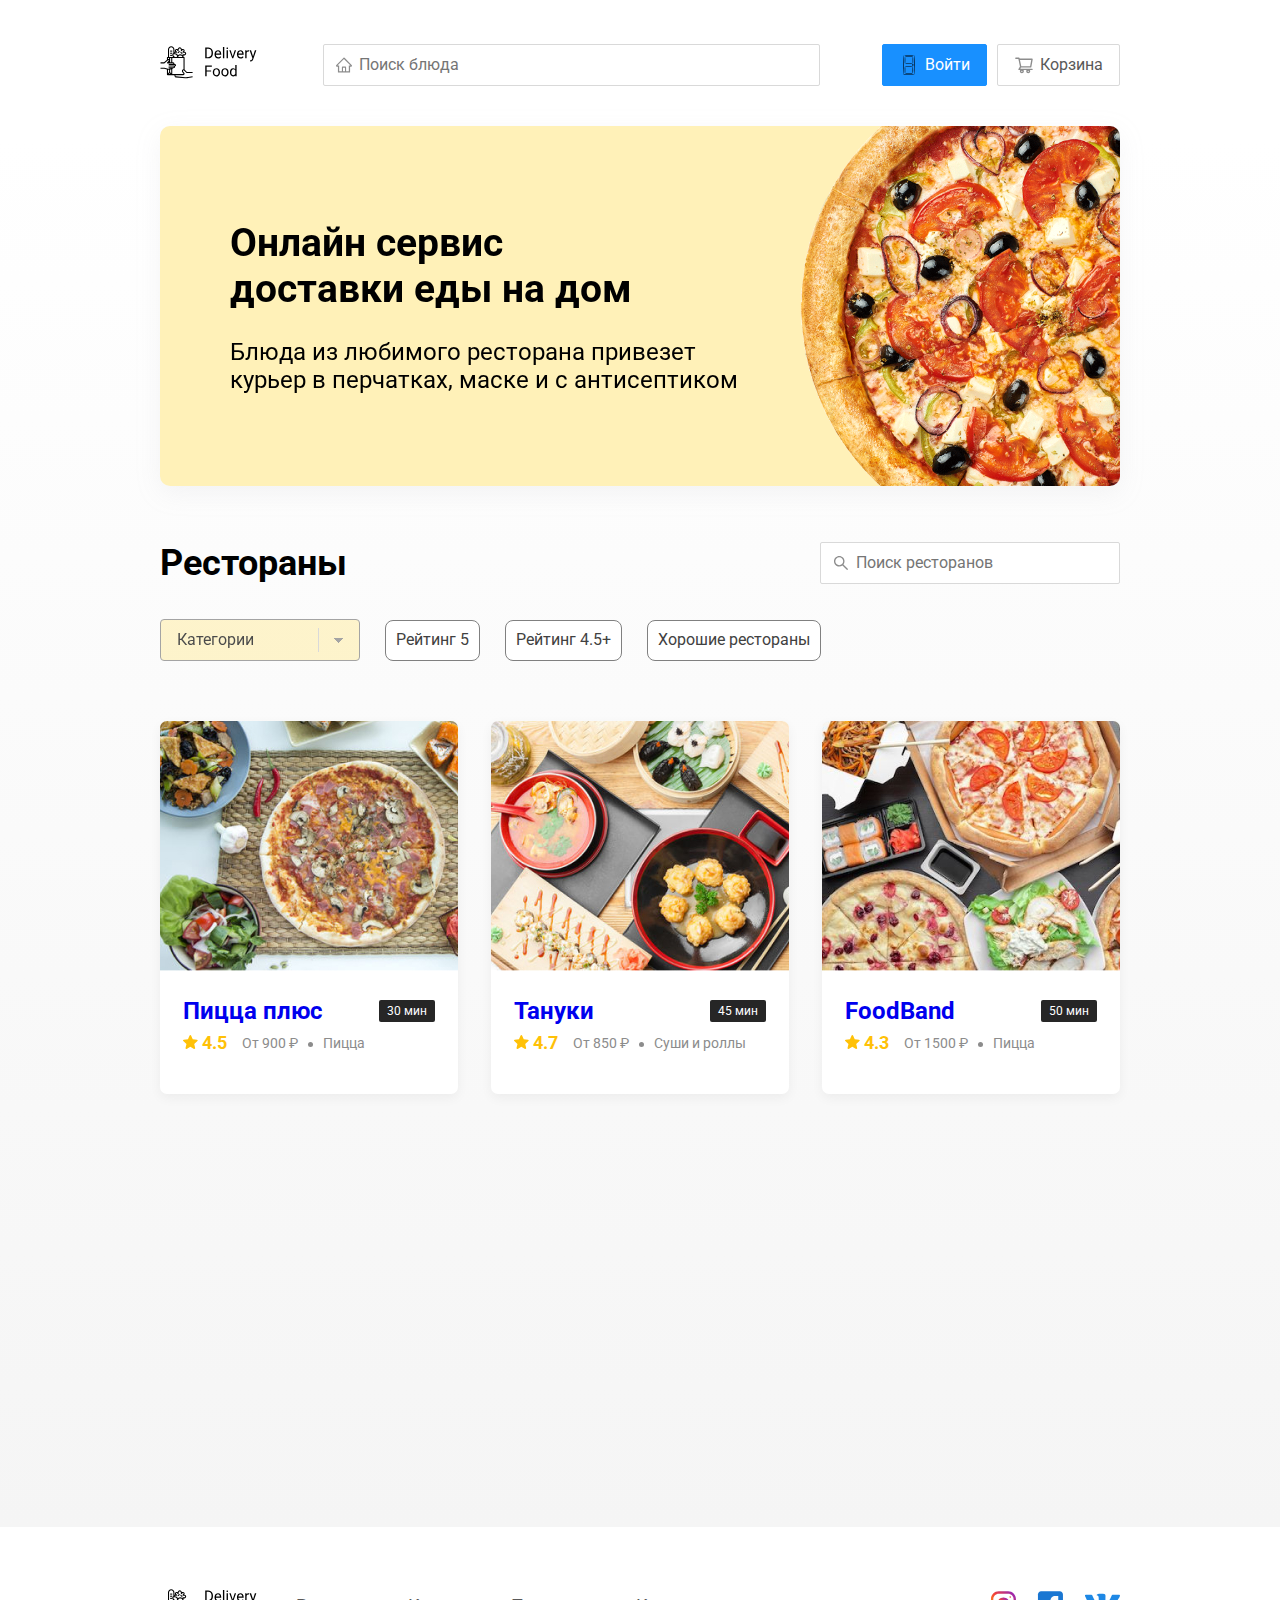
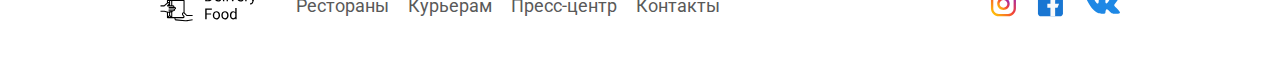
<file: index.html>
<!DOCTYPE html>
<html lang="ru">
<head>
    <meta charset="UTF-8">
    <meta name="viewport" content="width=device-width, initial-scale=1.0">
    <title>Delivery food - доставка еды на дом</title>
    <link rel="stylesheet" href="css/animate.css">
    <link rel="stylesheet" href="css/style.css">
    <link href="https://fonts.googleapis.com/css2?family=Roboto:wght@400;700&display=swap" rel="stylesheet">
    
</head>
<body>
    <div class="container">
        <!-- Шапка сайта -->
    <header class="header">
        <!-- Логотип -->
        <a href="index.html" class="logo"><img src="img/logo.svg" alt="Logo" class="logo animated fadeInRight"></a>
        <form action="" method="get" class="form-address">
            <input name='search' type="text" class="input input-address" placeholder="Поиск блюда">
        </form>
        <div class="buttons">
            <button onclick="window.location.href='authorization.html'" class="button button-primary">
                <img src="img/door-icon.svg" alt="User" class="button-icon">
                <span class="button-text">Войти</span></button>
            <button class="button">
                <img src="img/shopping-cart.svg" alt="shopping-cart" class="button-icon" id="cart-button">
                <span class="button-text">Корзина</span></button>
        </div>
    </header>
    
    </div>
    <main class="main" id="index">
        <div class="container">
            <section class="promo">
                <h1 class="promo-title">Онлайн сервис <br />доставки еды на дом</h1>
                <p class="promo-text">Блюда из любимого ресторана привезет курьер в перчатках, маске и с антисептиком</p>
            </section>
        
            <section class="restaurants">
                <div class="section-heading">
                    <h2 class="section-title">Рестораны</h2>
                    <input type="text" class="input input-search" placeholder="Поиск ресторанов">
                    <div class="filters-section">
                        <select name="categories" id="categories" class="category-select"
                    style="width:200px;">
                        <option value="1" class="option-cat">Категории</option>
                        <option value="Пицца" class="option-cat">Пицца</option>
                        <option value="Суши и роллы" class="option-cat">Суши</option>
                        <option value="Десерт" class="option-cat">Десерт</option>
                        <option value="Фаст-фуд" class="option-cat">Фаст-фуд</option>
                        </select>
                        <ol class="filters">
                            <li data-rating="5">
                              Рейтинг 5
                            </li>
                            <li data-rating="4.5">
                              Рейтинг 4.5+
                            </li>
                            <li data-rating="3.8">
                              Хорошие рестораны
                            </li>
                          </ol>
                    </div>
                </div>
                <div class="cards">
                    <a href="restaurant.html" class="card" data-category="Пицца">
                        <img src="img/image.jpg" alt="image" class="card-image">
                        <div class="card-text">
                            <div class="card-heading">
                                <h3 class="card-title">
                                    Пицца плюс
                                </h3>
                                <span class="card-tag tag">30 мин</span>
                            </div>
                            <div class="card-info">
                                <div class="rating">
                                    <img src="img/Vector.svg" alt="rating">
                                    4.5</div>
                                <div class="price">От 900 ₽</div>
                                <div class="category">Пицца</div>
                            </div>
                        </div>
                    </a>
                    <!-- /.card -->
                    <a href="restaurant.html" class="card" data-category="Суши">
                        <img src="img/Tanuki.jpg" alt="image" class="card-image">
                        <div class="card-text">
                            <div class="card-heading">
                                <h3 class="card-title">
                                    Тануки
                                </h3>
                                <span class="card-tag tag">45 мин</span>
                            </div>
                            <div class="card-info">
                                <div class="rating">
                                    <img src="img/Vector.svg" alt="rating">
                                    4.7</div>
                                <div class="price">От 850 ₽</div>
                                <div class="category">Суши и роллы</div>
                            </div>
                        </div>
                    </a>
                    <!-- /.card -->
                    <a href="restaurant.html" class="card" data-category="Фаст-фуд">
                        <img src="img/Foodband.jpg" alt="image" class="card-image">
                        <div class="card-text">
                            <div class="card-heading">
                                <h3 class="card-title">
                                    FoodBand
                                </h3>
                                <span class="card-tag tag">50 мин</span>
                            </div>
                            <div class="card-info">
                                <div class="rating">
                                    <img src="img/Vector.svg" alt="rating">
                                    4.3</div>
                                <div class="price">От 1500 ₽</div>
                                <div class="category">Пицца</div>
                            </div>
                        </div>
                    </a>
                    <!-- /.card -->
                    <a href="restaurant.html" class="card wow fadeInUp" data-wow-delay="0.2s" data-category="Суши">
                        <img src="img/Jadina.jpg" alt="image" class="card-image">
                        <div class="card-text">
                            <div class="card-heading">
                                <h3 class="card-title">
                                    Жадина-пицца
                                </h3>
                                <span class="card-tag tag">60 мин</span>
                            </div>
                            <div class="card-info">
                                <div class="rating">
                                    <img src="img/Vector.svg" alt="rating">
                                    5.0</div>
                                <div class="price">От 900 ₽</div>
                                <div class="category">Суши и роллы</div>
                            </div>
                        </div>
                    </a>
                    <!-- /.card -->
                    <a href="restaurant.html" class="card wow fadeInUp" data-wow-delay="0.4s" data-category="Десерты">
                        <img src="img/Tochka.jpg" alt="image" class="card-image">
                        <div class="card-text">
                            <div class="card-heading">
                                <h3 class="card-title">
                                    Точка еды
                                </h3>
                                <span class="card-tag tag">35 мин</span>
                            </div>
                            <div class="card-info">
                                <div class="rating">
                                    <img src="img/Vector.svg" alt="rating">
                                    4.6</div>
                                <div class="price">От 700 ₽</div>
                                <div class="category">Суши и роллы</div>
                            </div>
                        </div>
                    </a>
                    <!-- /.card -->
                    <a href="restaurant.html" class="card wow fadeInUp" data-wow-delay="0.6s" data-category="Пицца">
                        <img src="img/Pizzaburger.jpg" alt="image" class="card-image">
                        <div class="card-text">
                            <div class="card-heading">
                                <h3 class="card-title">
                                    PizzaBurger
                                </h3>
                                <span class="card-tag tag">50 мин</span>
                            </div>
                            <div class="card-info">
                                <div class="rating">
                                    <img src="img/Vector.svg" alt="rating">
                                    4.7</div>
                                <div class="price">От 1000 ₽</div>
                                <div class="category">Пицца</div>
                            </div>
                        </div>
                    </a>
                    <!-- /.card -->
                </div>
                <!-- /.cards --> 
            </section>
        </div>
    </main>

    <footer class="footer">
        <div class="container">
            <div class="footer-block">
                <img src="img/logo.svg" alt="logo" class="logo footer-logo">
                <nav class="footer-nav">
                    <a href="#" class="footer-link">Рестораны</a>
                    <a href="#" class="footer-link">Курьерам</a>
                    <a href="#" class="footer-link">Пресс-центр</a>
                    <a href="#" class="footer-link">Контакты</a>
                </nav>
                <div class="social-links">
                    <a href="#" class="social-link"><img src="img/Group 1.svg" alt="instagram"></a>
                    <a href="#" class="social-link"><img src="img/Group 2.svg" alt="facebook"></a>
                    <a href="#" class="social-link"><img src="img/Group 3.svg" alt="vk"></a>
                </div>
            </div>
        </div>
    </footer>
    <script src="js/wow.min.js"></script>
    <script>
        new WOW().init();
    </script>
    <script src="js/main.js"></script>
</body>
</html>
</file>
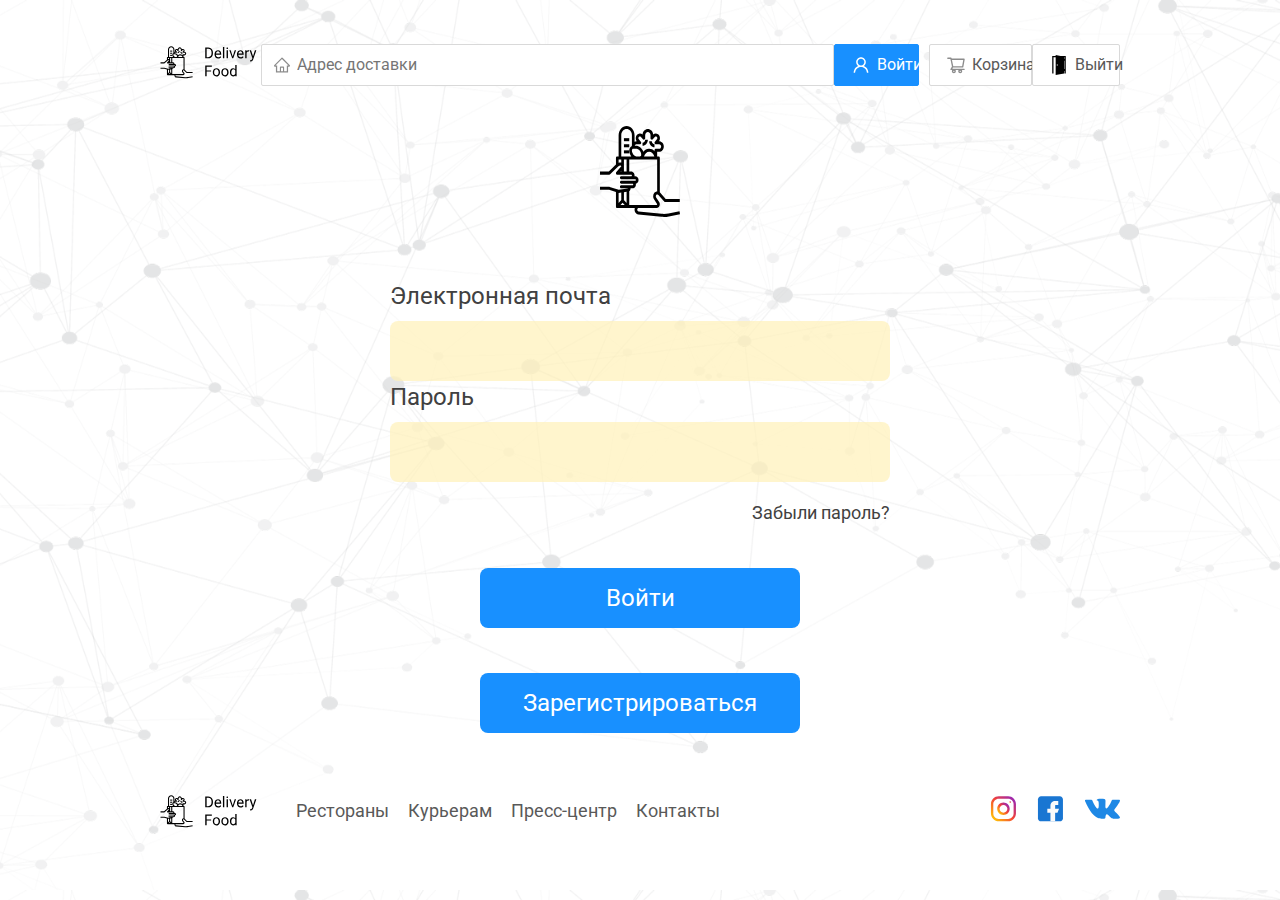
<file: authorization.html>
<!DOCTYPE html>
<html lang="en">
<head>
  <meta charset="UTF-8">
  <meta name="viewport" content="width=device-width, initial-scale=1.0">
  <title>Delivery food - доставка еды на дом</title>
  <link rel="stylesheet" href="css/animate.css">
  <link rel="stylesheet" href="css/style.css">
  <link href="https://fonts.googleapis.com/css2?family=Roboto:wght@400;700&display=swap" rel="stylesheet">
</head>
<body id="auth-page">
  <div class="container">
    <!-- Шапка сайта -->
    <header class="header">
    <!-- Логотип -->
    <a href="index.html" class="logo"><img src="img/logo.svg" alt="Logo" class="logo animated fadeInRight"></a>
    <input type="text" class="input input-address" placeholder="Адрес доставки">
      <div class="buttons">
        <button onclick="window.location.href='auth.html'" class="button button-primary">
            <img src="img/user.svg" alt="User" class="button-icon">
            <span class="button-text">Войти</span></button>
        <button class="button">
            <img src="img/shopping-cart.svg" alt="shopping-cart" class="button-icon" id="cart-button">
            <span class="button-text">Корзина</span>
        </button>
        <button class="button">
          <img src="img/opened-filled-door.svg" alt="opened-door" class="button-icon" id="cart-button">
          <span class="button-text">Выйти</span>
      </button>
      </div>
    </header>

  </div>
  <section class="auth">
    <div class="container">
      <div class="auth-wrapper">
        <div class="auth-image">
          <a href="index.html" class="logo-link">
            <img class="auth-logo" src="img/auth-logo.svg" alt="Icon: logo">
          </a>
        </div>
        <div class="input-wrapper input--active" id="signInInput">
          <h2 class="input-header ">Электронная почта</h2>
          <input type="text" class="auth-input">
        </div>
        <div class="input-wrapper input--active" id="signInInput">
          <h2 class="input-header ">Пароль</h2>
          <input type="text" class="auth-input">
        </div>
        <a href="#" class="password-reset">Забыли пароль?</a>
        <button class="auth-btn" id="signInBtn">Войти</button>
        <button class="auth-btn" id="signUpBtn">Зарегистрироваться</button>
        <button class="auth-btn reset-btn" id="resetBtn">Сбросить пароль</button>
      </div>
    </div>
  </section>
  <footer class="footer">
    <div class="container">
        <div class="footer-block">
            <img src="img/logo.svg" alt="logo" class="logo footer-logo">
            <nav class="footer-nav">
                <a href="#" class="footer-link">Рестораны</a>
                <a href="#" class="footer-link">Курьерам</a>
                <a href="#" class="footer-link">Пресс-центр</a>
                <a href="#" class="footer-link">Контакты</a>
            </nav>
            <div class="social-links">
                <a href="#" class="social-link"><img src="img/Group 1.svg" alt="instagram"></a>
                <a href="#" class="social-link"><img src="img/Group 2.svg" alt="facebook"></a>
                <a href="#" class="social-link"><img src="img/Group 3.svg" alt="vk"></a>
            </div>
        </div>
    </div>
</footer>
  
</body>
</html>
</file>
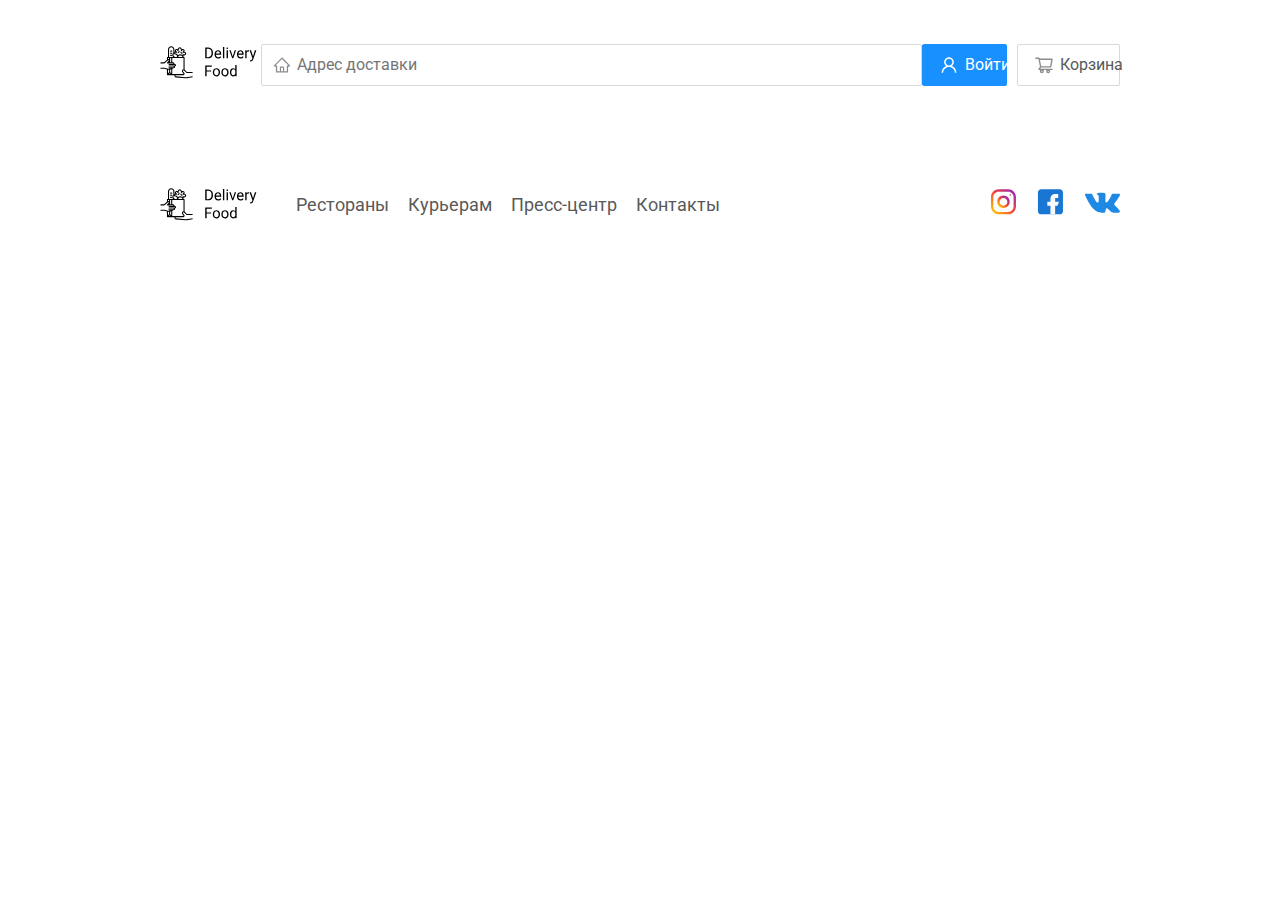
<file: base.html>
<!DOCTYPE html>
<html lang="en">
<head>
  <meta charset="UTF-8">
  <meta name="viewport" content="width=device-width, initial-scale=1.0">
  <title>Delivery food - доставка еды на дом</title>
  <link rel="stylesheet" href="css/animate.css">
  <link rel="stylesheet" href="css/style.css">
  <link href="https://fonts.googleapis.com/css2?family=Roboto:wght@400;700&display=swap" rel="stylesheet">
</head>
<body>
  <div class="container">
    <!-- Шапка сайта -->
    <header class="header">
    <!-- Логотип -->
    <a href="index.html" class="logo"><img src="img/logo.svg" alt="Logo" class="logo animated fadeInRight"></a>
    <input type="text" class="input input-address" placeholder="Адрес доставки">
      <div class="buttons">
        <button onclick="window.location.href='auth.html'" class="button button-primary">
            <img src="img/user.svg" alt="User" class="button-icon">
            <span class="button-text">Войти</span></button>
        <button class="button">
            <img src="img/shopping-cart.svg" alt="shopping-cart" class="button-icon" id="cart-button">
            <span class="button-text">Корзина</span></button>
      </div>
    </header>

  </div>
  <footer class="footer">
    <div class="container">
        <div class="footer-block">
            <img src="img/logo.svg" alt="logo" class="logo footer-logo">
            <nav class="footer-nav">
                <a href="#" class="footer-link">Рестораны</a>
                <a href="#" class="footer-link">Курьерам</a>
                <a href="#" class="footer-link">Пресс-центр</a>
                <a href="#" class="footer-link">Контакты</a>
            </nav>
            <div class="social-links">
                <a href="#" class="social-link"><img src="img/Group 1.svg" alt="instagram"></a>
                <a href="#" class="social-link"><img src="img/Group 2.svg" alt="facebook"></a>
                <a href="#" class="social-link"><img src="img/Group 3.svg" alt="vk"></a>
            </div>
        </div>
    </div>
</footer>
<script src="js/wow.min.js"></script>
    <script>
        new WOW().init();
    </script>
    <script src="js/main.js"></script>
</body>
</html>
</file>
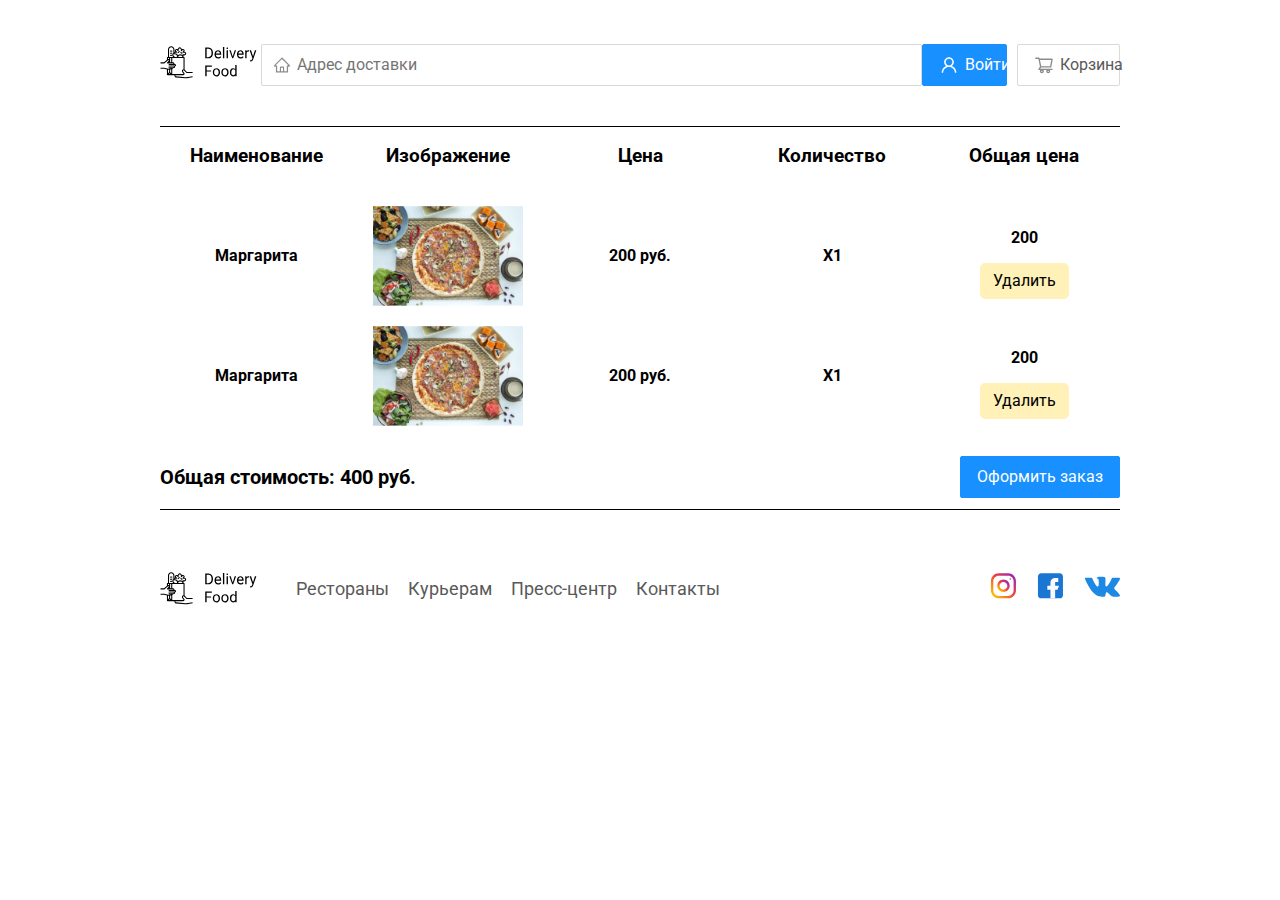
<file: cart.html>
<!DOCTYPE html>
<html lang="en">
<head>
  <meta charset="UTF-8">
  <meta name="viewport" content="width=device-width, initial-scale=1.0">
  <title>Delivery food - доставка еды на дом</title>
  <link rel="stylesheet" href="css/animate.css">
  <link rel="stylesheet" href="css/style.css">
  <link href="https://fonts.googleapis.com/css2?family=Roboto:wght@400;700&display=swap" rel="stylesheet">
</head>
<body>
  <div class="container">
    <!-- Шапка сайта -->
    <header class="header">
    <!-- Логотип -->
    <a href="index.html" class="logo"><img src="img/logo.svg" alt="Logo" class="logo animated fadeInRight"></a>
    <input type="text" class="input input-address" placeholder="Адрес доставки">
      <div class="buttons">
        <button onclick="window.location.href='auth.html'" class="button button-primary">
            <img src="img/user.svg" alt="User" class="button-icon">
            <span class="button-text">Войти</span></button>
        <button class="button">
            <img src="img/shopping-cart.svg" alt="shopping-cart" class="button-icon" id="cart-button">
            <span class="button-text">Корзина</span></button>
      </div>
    </header>

  </div>

  <div class="container cart__container">
    <div class="cart__header">
      <h3 class="cart__header--title">Наименование</h3>
      <h3 class="cart__header--title">Изображение</h3>
      <h3 class="cart__header--title">Цена</h3>
      <h3 class="cart__header--title">Количество</h3>
      <h3 class="cart__header--title">Общая цена</h3>
    </div>
    <div class="cart__point">
      <div class="cart__item">
        <p class="cart__desc">Маргарита</p>
      </div>
      <div class="cart__item">
        <img src="img/image.jpg" alt="Image: item" class="cart__desc cart__image">
      </div>
      <div class="cart__item">
        <p class="cart__desc">200 руб.</p>
      </div>
      <div class="cart__item">
        <p class="cart__desc">X1</p>
      </div>
      <div class="cart__item">
        <p class="cart__desc">200</p>
        <button class="cart__btn--del">Удалить</button>
      </div>
    </div>
    <div class="cart__point">
      <div class="cart__item">
        <p class="cart__desc">Маргарита</p>
      </div>
      <div class="cart__item">
        <img src="img/image.jpg" alt="Image: item" class="cart__desc cart__image">
      </div>
      <div class="cart__item">
        <p class="cart__desc">200 руб.</p>
      </div>
      <div class="cart__item">
        <p class="cart__desc">X1</p>
      </div>
      <div class="cart__item">
        <p class="cart__desc">200</p>
        <button class="cart__btn--del">Удалить</button>
      </div>
    </div>
    <div class="cart__buttons">
      <p class="cart__pricetag">Общая стоимость: 400 руб.</p>
      <button class="cart__btn">Оформить заказ</button>
    </div>
  </div>

  <footer class="footer">
    <div class="container">
        <div class="footer-block">
            <img src="img/logo.svg" alt="logo" class="logo footer-logo">
            <nav class="footer-nav">
                <a href="#" class="footer-link">Рестораны</a>
                <a href="#" class="footer-link">Курьерам</a>
                <a href="#" class="footer-link">Пресс-центр</a>
                <a href="#" class="footer-link">Контакты</a>
            </nav>
            <div class="social-links">
                <a href="#" class="social-link"><img src="img/Group 1.svg" alt="instagram"></a>
                <a href="#" class="social-link"><img src="img/Group 2.svg" alt="facebook"></a>
                <a href="#" class="social-link"><img src="img/Group 3.svg" alt="vk"></a>
            </div>
        </div>
    </div>
</footer>
<script src="js/wow.min.js"></script>
    <script>
        new WOW().init();
    </script>
    <script src="js/main.js"></script>
</body>
</html>
</file>
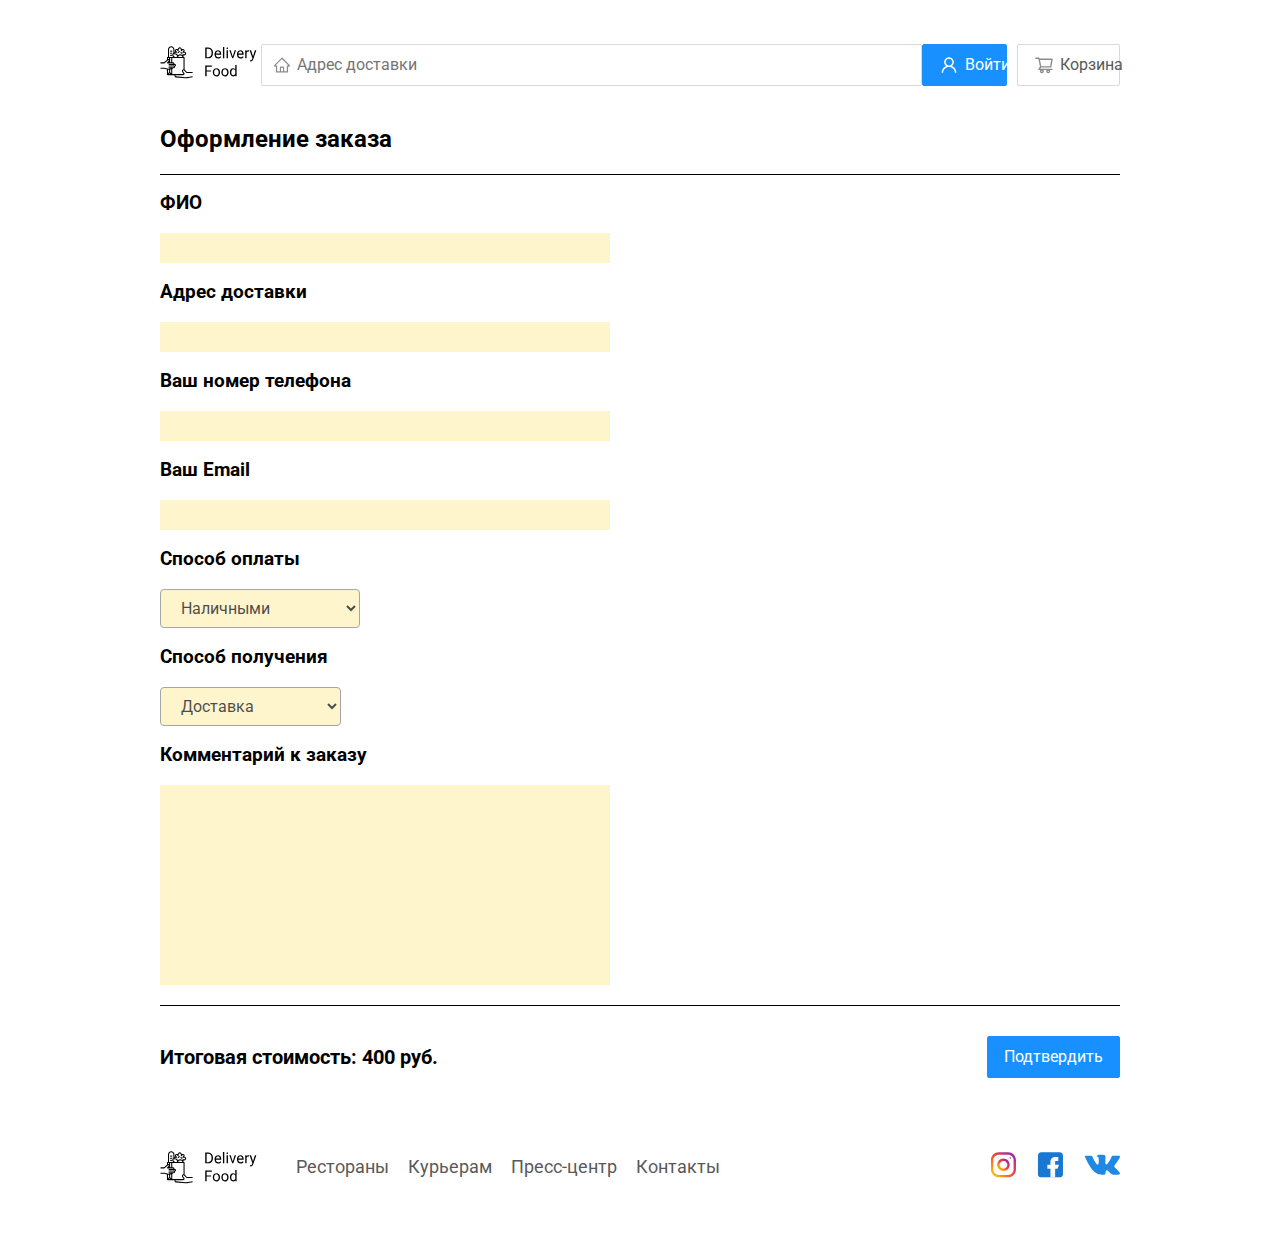
<file: order.html>
<!DOCTYPE html>
<html lang="en">
<head>
  <meta charset="UTF-8">
  <meta name="viewport" content="width=device-width, initial-scale=1.0">
  <title>Delivery food - доставка еды на дом</title>
  <link rel="stylesheet" href="css/animate.css">
  <link rel="stylesheet" href="css/style.css">
  <link href="https://fonts.googleapis.com/css2?family=Roboto:wght@400;700&display=swap" rel="stylesheet">
</head>
<body>
  <div class="container">
    <!-- Шапка сайта -->
    <header class="header">
    <!-- Логотип -->
    <a href="index.html" class="logo"><img src="img/logo.svg" alt="Logo" class="logo animated fadeInRight"></a>
    <input type="text" class="input input-address" placeholder="Адрес доставки">
      <div class="buttons">
        <button onclick="window.location.href='auth.html'" class="button button-primary">
            <img src="img/user.svg" alt="User" class="button-icon">
            <span class="button-text">Войти</span></button>
        <button class="button">
            <img src="img/shopping-cart.svg" alt="shopping-cart" class="button-icon" id="cart-button">
            <span class="button-text">Корзина</span></button>
      </div>
    </header>

  </div>
  <div class="container order__container">
    <h2 class="order__headline">Оформление заказа</h2>
    <form action="" class="order__form">
      <div class="order__block">
        <h3 class="order__subtext">ФИО</h3>
        <input type="text" class="order__input">
      </div>
      <div class="order__block">
        <h3 class="order__subtext">Адрес доставки</h3>
        <input type="text" class="order__input">
      </div>
      <div class="order__block">
        <h3 class="order__subtext">Ваш номер телефона</h3>
        <input type="text" class="order__input">
      </div>
      <div class="order__block">
        <h3 class="order__subtext">Ваш Email</h3>
        <input type="text" class="order__input">
      </div>
      <div class="order__block">
        <h3 class="order__subtext">Способ оплаты</h3>
        <select class="order__select">
          <option value="1">Наличными</option>
          <option value="2">Безналичный рассчет</option>
          <option value="3">Перевод курьеру</option>
        </select>
      </div>
      <div class="order__block">
        <h3 class="order__subtext">Способ получения</h3>
        <select class="order__select">
          <option value="1">Доставка</option>
          <option value="2">Самовывоз</option>
        </select>
      </div>
      <div class="order__block">
        <h3 class="order__subtext">Комментарий к заказу</h3>
        <textarea  class="order__text"></textarea>
      </div>
    </form>
    <div class="cart__buttons">
      <p class="cart__pricetag">Итоговая стоимость: 400 руб.</p>
      <button class="cart__btn">Подтвердить</button>
    </div>
  </div>
  <footer class="footer">
    <div class="container">
        <div class="footer-block">
            <img src="img/logo.svg" alt="logo" class="logo footer-logo">
            <nav class="footer-nav">
                <a href="#" class="footer-link">Рестораны</a>
                <a href="#" class="footer-link">Курьерам</a>
                <a href="#" class="footer-link">Пресс-центр</a>
                <a href="#" class="footer-link">Контакты</a>
            </nav>
            <div class="social-links">
                <a href="#" class="social-link"><img src="img/Group 1.svg" alt="instagram"></a>
                <a href="#" class="social-link"><img src="img/Group 2.svg" alt="facebook"></a>
                <a href="#" class="social-link"><img src="img/Group 3.svg" alt="vk"></a>
            </div>
        </div>
    </div>
</footer>
<script src="js/wow.min.js"></script>
    <script>
        new WOW().init();
    </script>
    <script src="js/main.js"></script>
</body>
</html>
</file>
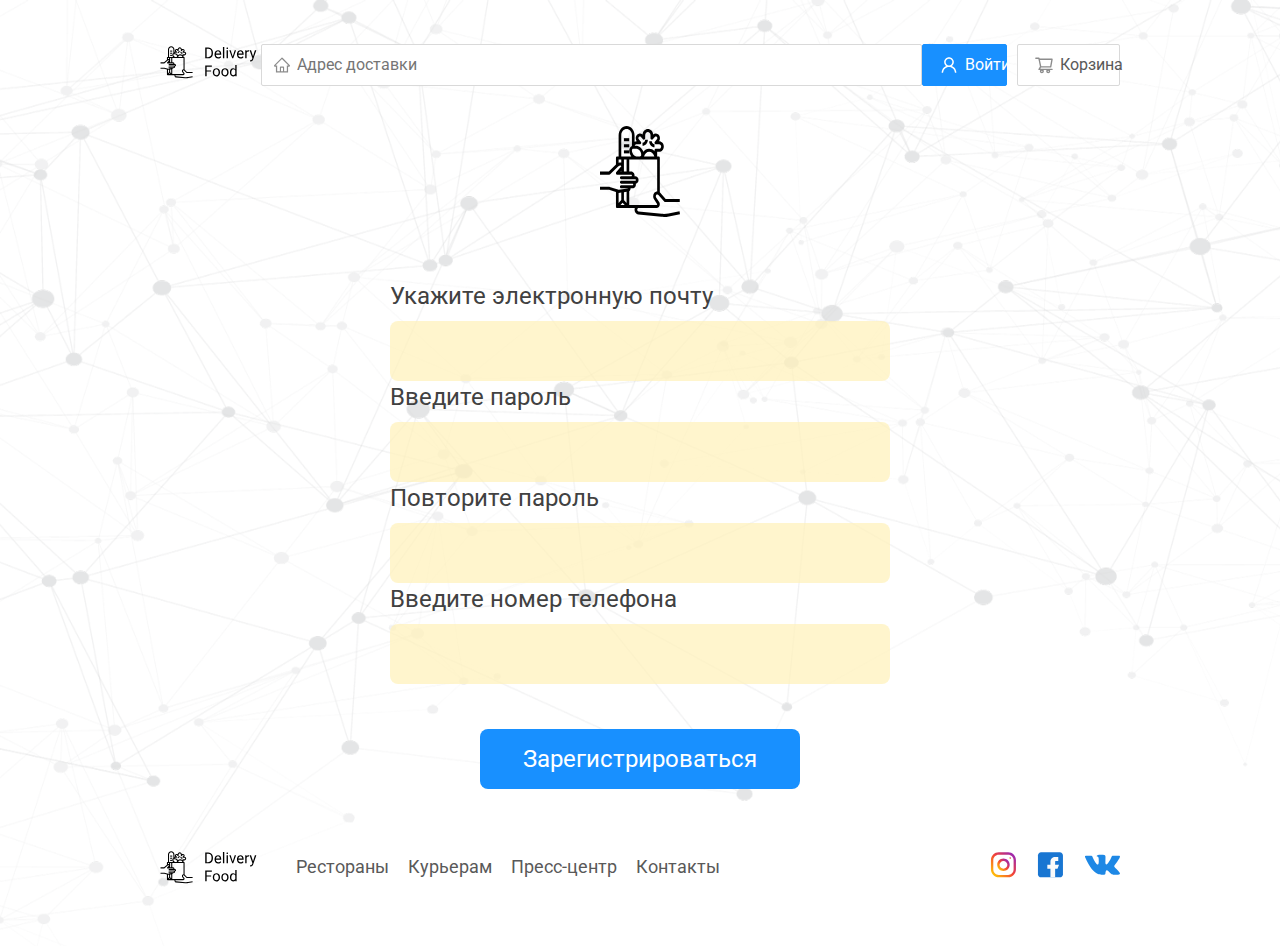
<file: registration.html>
<!DOCTYPE html>
<html lang="en">
<head>
  <meta charset="UTF-8">
  <meta name="viewport" content="width=device-width, initial-scale=1.0">
  <title>Delivery food - доставка еды на дом</title>
  <link rel="stylesheet" href="css/animate.css">
  <link rel="stylesheet" href="css/style.css">
  <link href="https://fonts.googleapis.com/css2?family=Roboto:wght@400;700&display=swap" rel="stylesheet">
</head>
<body id="auth-page">
  <div class="container">
    <!-- Шапка сайта -->
    <header class="header">
    <!-- Логотип -->
    <a href="index.html" class="logo"><img src="img/logo.svg" alt="Logo" class="logo animated fadeInRight"></a>
    <input type="text" class="input input-address" placeholder="Адрес доставки">
      <div class="buttons">
        <button onclick="window.location.href='auth.html'" class="button button-primary">
            <img src="img/user.svg" alt="User" class="button-icon">
            <span class="button-text">Войти</span></button>
        <button class="button">
            <img src="img/shopping-cart.svg" alt="shopping-cart" class="button-icon" id="cart-button">
            <span class="button-text">Корзина</span></button>
      </div>
    </header>

  </div>
  <section class="auth">
    <div class="container">
      <div class="auth-wrapper">
        <div class="auth-image">
          <a href="index.html" class="logo-link">
            <img class="auth-logo" src="img/auth-logo.svg" alt="Icon: logo">
          </a>
        </div>
        <div class="input-wrapper input--active" id="signUpInput">
          <h2 class="input-header">Укажите электронную почту</h2>
          <input type="text" class="auth-input">
        </div>
        <div class="input-wrapper input--active" id="signUpInput">
          <h2 class="input-header">Введите пароль</h2>
          <input type="text" class="auth-input">
        </div>
        <div class="input-wrapper input--active" id="signUpInput">
          <h2 class="input-header">Повторите пароль</h2>
          <input type="text" class="auth-input">
        </div>
        <div class="input-wrapper input--active" id="signUpInput">
          <h2 class="input-header">Введите номер телефона</h2>
          <input type="text" class="auth-input">
        </div>
        <button class="auth-btn" id="signUpBtn">Зарегистрироваться</button>
      </div>
    </div>
  </section>
  <footer class="footer">
    <div class="container">
        <div class="footer-block">
            <img src="img/logo.svg" alt="logo" class="logo footer-logo">
            <nav class="footer-nav">
                <a href="#" class="footer-link">Рестораны</a>
                <a href="#" class="footer-link">Курьерам</a>
                <a href="#" class="footer-link">Пресс-центр</a>
                <a href="#" class="footer-link">Контакты</a>
            </nav>
            <div class="social-links">
                <a href="#" class="social-link"><img src="img/Group 1.svg" alt="instagram"></a>
                <a href="#" class="social-link"><img src="img/Group 2.svg" alt="facebook"></a>
                <a href="#" class="social-link"><img src="img/Group 3.svg" alt="vk"></a>
            </div>
        </div>
    </div>
</footer>
<script src="js/wow.min.js"></script>
    <script>
        new WOW().init();
    </script>
    <script src="js/main.js"></script>
</body>
</html>
</file>
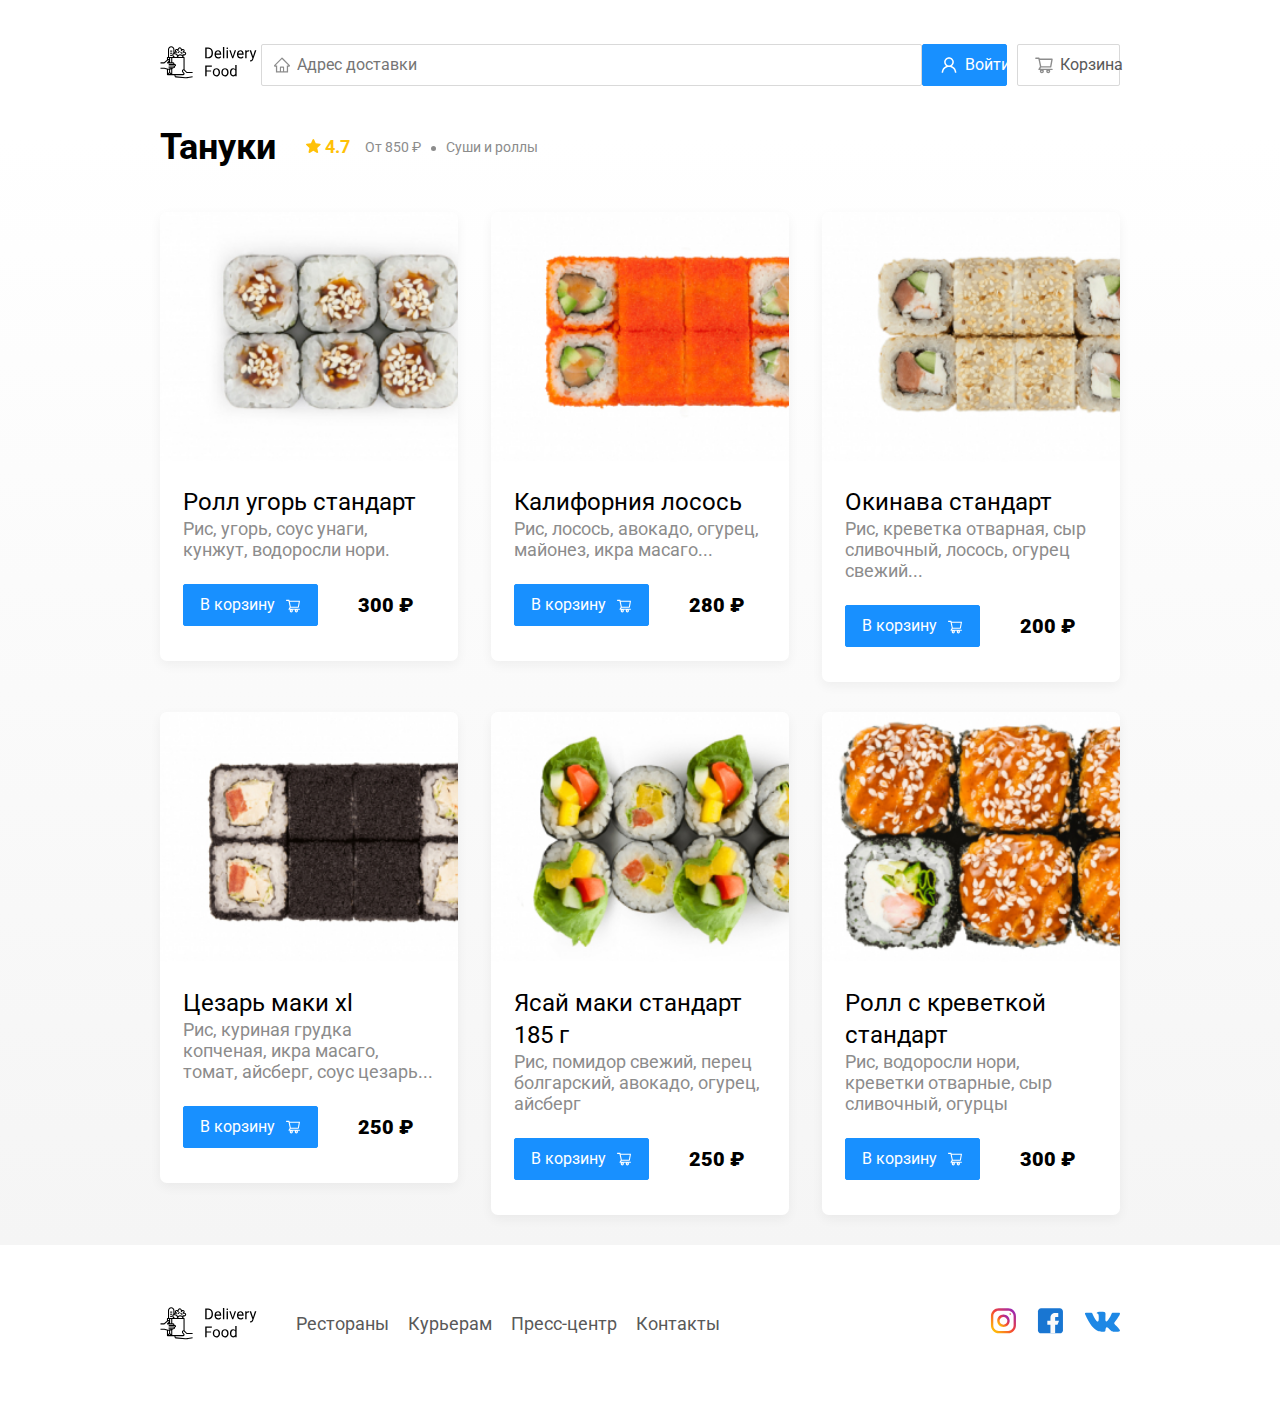
<file: restaurant.html>
<!DOCTYPE html>
<html lang="ru">
<head>
    <meta charset="UTF-8">
    <meta name="viewport" content="width=device-width, initial-scale=1.0">
    <title>Тануки - доставка еды на дом</title>
    
    <link rel="stylesheet" href="css/animate.css">
    <link rel="stylesheet" href="css/style.css">
    <link href="https://fonts.googleapis.com/css2?family=Roboto:wght@400;700&display=swap" rel="stylesheet">
    
</head>
<body id="restaurant">
    <div class="container">
        <!-- Шапка сайта -->
    <header class="header">
        <!-- Логотип -->
        <a href="index.html" class="logo"><img src="img/logo.svg" alt="Logo" class="logo animated fadeInRight"></a>
        <input type="text" class="input input-address" placeholder="Адрес доставки">
        <div class="buttons">
            <button class="button button-primary">
                <img src="img/user.svg" alt="User" class="button-icon">
                <span class="button-text">Войти</span></button>
            <button class="button" id="cart-button">
                <img src="img/shopping-cart.svg" alt="shopping-cart" class="button-icon">
                <span class="button-text">Корзина</span></button>
        </div>
    </header>
    
    </div>
    <main class="main">
        <div class="container">
            <section class="restaurants">
                <div class="section-heading">
                    <h2 class="section-title">Тануки</h2>
                    <div class="card-info">
                        <div class="rating">
                            <img src="img/Vector.svg" alt="rating">
                            4.7</div>
                        <div class="price">От 850 ₽</div>
                        <div class="category">Суши и роллы</div>
                    </div>
                </div>
                <div class="cards">
                    <div class="card">
                        <img src="img/roll-ugor.jpg" alt="image" class="card-image">
                        <div class="card-text">
                            <div class="card-heading">
                                <h3 class="card-title card-title-reg">
                                    Ролл угорь стандарт
                                </h3>
                                
                            </div>
                            <div class="card-info">
                                
                                <div class="ingredients">Рис, угорь, соус унаги, кунжут, водоросли нори.</div>
                                
                            </div>
                            <div class="card-buttons">
                                <button class="button button-primary">
                                    <span class="button-card-text">В корзину</span>
                                    <img src="img/shopping-cart-primary.svg" alt="shopping-cart" class="button-card-image">
                                </button>
                                <div class="card-price-bold">
                                    <strong>300 ₽</strong>
                                </div>
                            </div>
                        </div>
                    </div>
                    <!-- /.card -->
                    <div class="card">
                        <img src="img/cali-los.jpg" alt="image" class="card-image">
                        <div class="card-text">
                            <div class="card-heading">
                                <h3 class="card-title card-title-reg">
                                    Калифорния лосось
                                </h3>
                                
                            </div>
                            <div class="card-info">
                                
                                <div class="ingredients">Рис, лосось, авокадо, огурец, майонез, икра масаго...</div>
                                
                            </div>
                            <div class="card-buttons">
                                <button class="button button-primary">
                                    <span class="button-card-text">В корзину</span>
                                    <img src="img/shopping-cart-primary.svg" alt="shopping-cart" class="button-card-image">
                                </button>
                                <div class="card-price-bold">
                                    <strong>280 ₽</strong>
                                </div>
                            </div>
                        </div>
                    </div>
                    <!-- /.card -->
                    <div class="card">
                        <img src="img/okinawa.jpg" alt="image" class="card-image">
                        <div class="card-text">
                            <div class="card-heading">
                                <h3 class="card-title card-title-reg">
                                    Окинава стандарт
                                </h3>
                                
                            </div>
                            <div class="card-info">
                                
                                <div class="ingredients"> Рис, креветка отварная, сыр сливочный, лосось, огурец свежий...</div>
                                
                            </div>
                            <div class="card-buttons">
                                <button class="button button-primary">
                                    <span class="button-card-text">В корзину</span>
                                    <img src="img/shopping-cart-primary.svg" alt="shopping-cart" class="button-card-image">
                                </button>
                                <div class="card-price-bold">
                                    <strong>200 ₽</strong>
                                </div>
                            </div>
                        </div>
                    </div>
                    <!-- /.card -->
                    <div class="card wow fadeInUp" data-wow-delay="0.2s">
                        <img src="img/cesar-maki.jpg" alt="image" class="card-image">
                        <div class="card-text">
                            <div class="card-heading">
                                <h3 class="card-title card-title-reg">
                                    Цезарь маки хl
                                </h3>
                                
                            </div>
                            <div class="card-info">
                                
                                <div class="ingredients">Рис, куриная грудка копченая, икра масаго, томат, айсберг, соус цезарь...</div>
                                
                            </div>
                            <div class="card-buttons">
                                <button class="button button-primary">
                                    <span class="button-card-text">В корзину</span>
                                    <img src="img/shopping-cart-primary.svg" alt="shopping-cart" class="button-card-image">
                                </button>
                                <div class="card-price-bold">
                                    <strong>250 ₽</strong>
                                </div>
                            </div>
                        </div>
                    </div>
                    <!-- /.card -->
                    <div class="card wow fadeInUp" data-wow-delay="0.4s">
                        <img src="img/yasai-maki.jpg" alt="image" class="card-image">
                        <div class="card-text">
                            <div class="card-heading">
                                <h3 class="card-title card-title-reg">
                                    Ясай маки стандарт 185 г
                                </h3>
                                
                            </div>
                            <div class="card-info">
                                
                                <div class="ingredients">Рис, помидор свежий, перец болгарский, авокадо, огурец, айсберг</div>
                                
                            </div>
                            <div class="card-buttons">
                                <button class="button button-primary">
                                    <span class="button-card-text">В корзину</span>
                                    <img src="img/shopping-cart-primary.svg" alt="shopping-cart" class="button-card-image">
                                </button>
                                <div class="card-price-bold">
                                    <strong>250 ₽</strong>
                                </div>
                            </div>
                        </div>
                    </div>
                    <!-- /.card -->
                    <div class="card wow fadeInUp" data-wow-delay="0.6s">
                        <img src="img/roll-krev.jpg" alt="image" class="card-image">
                        <div class="card-text">
                            <div class="card-heading">
                                <h3 class="card-title card-title-reg">
                                    Ролл с креветкой стандарт
                                </h3>
                                
                            </div>
                            <div class="card-info">
                                
                                <div class="ingredients">Рис, водоросли нори, креветки отварные, сыр сливочный, огурцы</div>
                                
                            </div>
                            <div class="card-buttons">
                                <button class="button button-primary">
                                    <span class="button-card-text">В корзину</span>
                                    <img src="img/shopping-cart-primary.svg" alt="shopping-cart" class="button-card-image">
                                </button>
                                <div class="card-price-bold">
                                    <strong>300 ₽</strong>
                                </div>
                            </div>
                        </div>
                    </div>
                    <!-- /.card -->
                </div>
                <!-- /.cards --> 
            </section>
        </div>
    </main>

    <footer class="footer">
        <div class="container">
            <div class="footer-block">
                <img src="img/logo.svg" alt="logo" class="logo footer-logo">
                <nav class="footer-nav">
                    <a href="#" class="footer-link">Рестораны</a>
                    <a href="#" class="footer-link">Курьерам</a>
                    <a href="#" class="footer-link">Пресс-центр</a>
                    <a href="#" class="footer-link">Контакты</a>
                </nav>
                <div class="social-links">
                    <a href="#" class="social-link"><img src="img/Group 1.svg" alt="instagram"></a>
                    <a href="#" class="social-link"><img src="img/Group 2.svg" alt="facebook"></a>
                    <a href="#" class="social-link"><img src="img/Group 3.svg" alt="vk"></a>
                </div>
            </div>
        </div>
    </footer>
    <div class="modal">
        <div class="modal-dialog">
            <div class="modal-header">
                <h3 class="modal-title">Корзина</h3>
                <button class="close">&times;</button>
            </div>
            <div class="modal-body">
                <div class="food-row">
                    <span class="food-name">Ролл угорь стандарт</span>
                    <strong class="food-price">250 ₽</strong>
                    <div class="food-counter">
                        <button class="counter-button">+</button>
                        <span class="counter">1</span>
                        <button 
                        class="counter-button">-</button>
                    </div>
                </div>
                <div class="food-row">
                    <span class="food-name">Ролл угорь стандарт</span>
                    <strong class="food-price">250 ₽</strong>
                    <div class="food-counter">
                        <button class="counter-button">+</button>
                        <span class="counter">1</span>
                        <button 
                        class="counter-button">-</button>
                    </div>
                </div>
                <div class="food-row">
                    <span class="food-name">Ролл угорь стандарт</span>
                    <strong class="food-price">250 ₽</strong>
                    <div class="food-counter">
                        <button class="counter-button">+</button>
                        <span class="counter">1</span>
                        <button 
                        class="counter-button">-</button>
                    </div>
                </div>
                <div class="food-row">
                    <span class="food-name">Ролл угорь стандарт</span>
                    <strong class="food-price">250 ₽</strong>
                    <div class="food-counter">
                        <button class="counter-button">+</button>
                        <span class="counter">1</span>
                        <button 
                        class="counter-button">-</button>
                    </div>
                </div>
            </div>
            <div class="modal-footer">
                <span class="pricetag">1250 ₽</span>
                <div class="footer-buttons">
                    <button class="button button-primary">Оформить заказ</button>
                    <button class="button">Отмена</button>
                </div>
            </div>
        </div>
    </div>
    <script src="js/wow.min.js"></script>
    <script>
        new WOW().init();
    </script>
    <script src="js/main.js"></script>
</body>
</html>
</file>
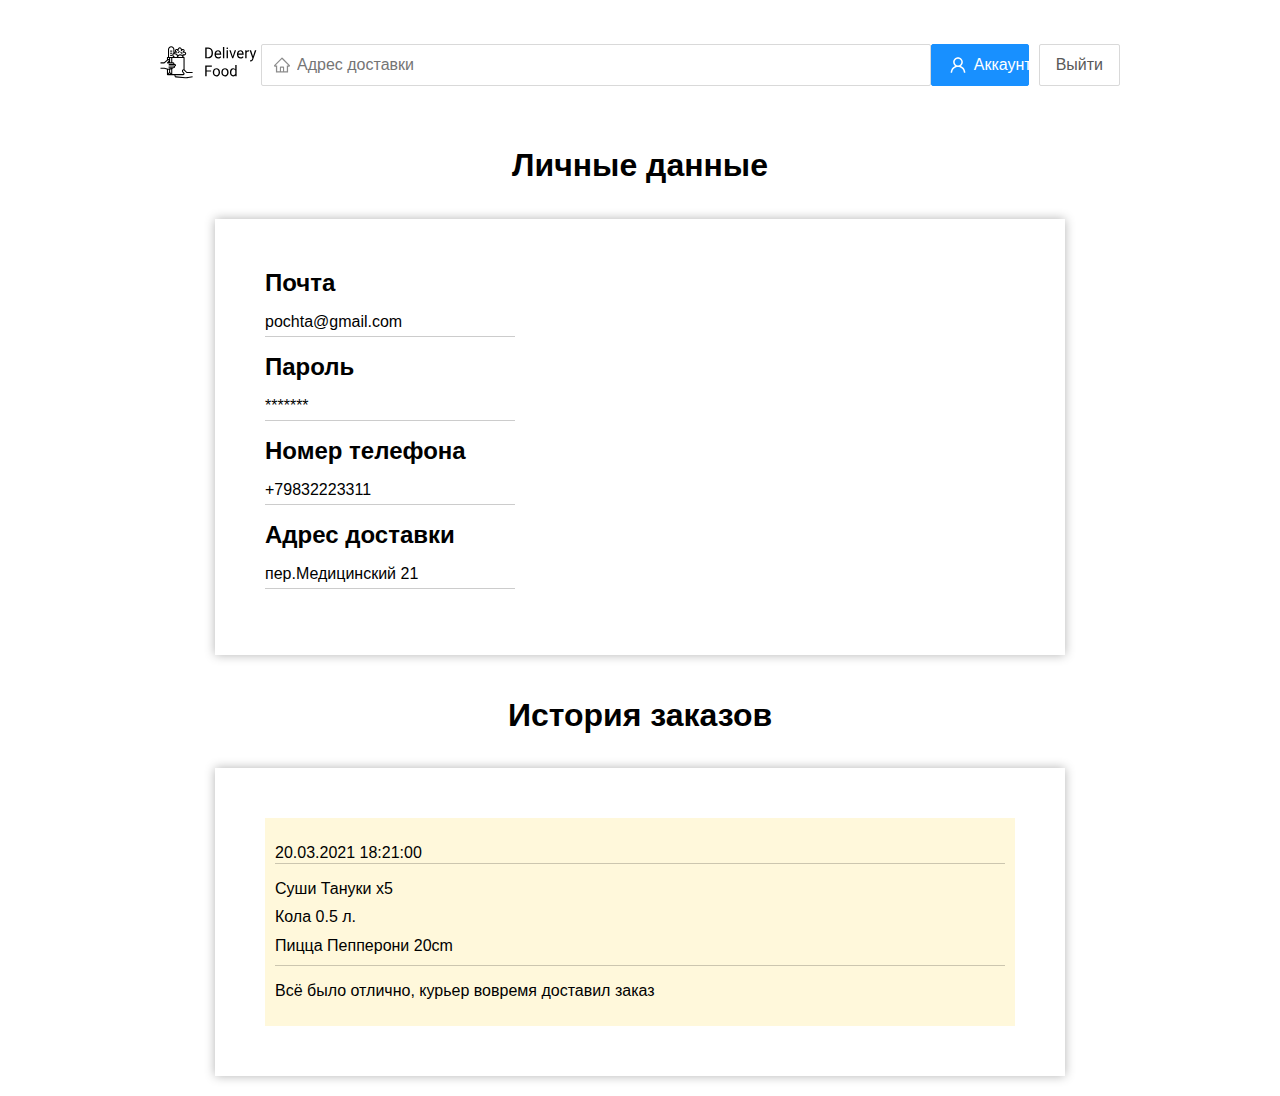
<file: user-page.html>
<!DOCTYPE html>
<html lang="ru">
<head>
  <meta charset="UTF-8">
  <meta http-equiv="X-UA-Compatible" content="IE=edge">
  <meta name="viewport" content="width=device-width, initial-scale=1.0">
  <title>Delivery food - доставка еды на дом</title>
  <link rel="stylesheet" href="css/style.css">
</head>
<body>
  <div class="container">
    <!-- Шапка сайта -->
    <header class="header">
    <!-- Логотип -->
      <a href="index.html" class="logo">
        <img src="img/logo.svg" alt="Logo" class="logo animated fadeInRight">
      </a>
      <input type="text" class="input input-address" placeholder="Адрес доставки">
      <div class="buttons">
          <button class="button button-primary">
              <img src="img/user.svg" alt="User" class="button-icon">
              <span class="button-text">Аккаунт</span></button>
          <button class="button">
              <span class="button-text">Выйти</span></button>
      </div>
</header>
  <main class="user-block">
  <h1 class="user-header">Личные данные</h1>
  <div class="user-block__item">
    <h2 class="user-block__header">Почта</h2>
    <p class="user-block__text">pochta@gmail.com</p>
    <h2 class="user-block__header">Пароль</h2>
    <p class="user-block__text">*******</p>
    <h2 class="user-block__header">Номер телефона</h2>
    <p class="user-block__text">+79832223311</p>
    <h2 class="user-block__header">Адрес доставки</h2>
    <p class="user-block__text">пер.Медицинский 21</p>
  </div>
  <h1 class="user-header">История заказов</h1>
  <div class="user-block__item">
    <div class="user-block__order">
      <div class="user-block__order-info">
        <p class="user-block__order-date">20.03.2021 18:21:00</p>
        <p class="user-block__order-supplies">
          <span class="user-block__order-supply">Суши Тануки x5</span> <br>
          <span class="user-block__order-supply">Кола 0.5 л.</span> <br>
          <span class="user-block__order-supply">Пицца Пепперони 20cm</span>
        </p>
        <p class="user-block__order-comm">Всё было отлично, курьер вовремя доставил заказ</p>
      </div>
    </div>
  </div>
  </main>
</body>
</html>
</file>
<file: css/style.css>
* {
  box-sizing: border-box;
}

body {
  font-family: "Roboto", sans-serif;
  padding-top: 44px;
}

.container {
  max-width: 1200px;
  margin: auto;
}

.input {
  background: #FFFFFF;
  border: 1px solid #D9D9D9;
  border-radius: 2px;
  font-size: 16px;
  line-height: 24px;
  padding: 8px;
  padding-left: 35px;
  background-repeat: no-repeat;
  background-position: left 11px center;
}

/*! normalize.css v8.0.1 | MIT License | github.com/necolas/normalize.css */
/* Document
   ========================================================================== */
/**
 * 1. Correct the line height in all browsers.
 * 2. Prevent adjustments of font size after orientation changes in iOS.
 */
html {
  line-height: 1.15;
  /* 1 */
  -webkit-text-size-adjust: 100%;
  /* 2 */
}

/* Sections
   ========================================================================== */
/**
 * Remove the margin in all browsers.
 */
body {
  margin: 0;
}

/**
 * Render the `main` element consistently in IE.
 */
main {
  display: block;
}

/**
 * Correct the font size and margin on `h1` elements within `section` and
 * `article` contexts in Chrome, Firefox, and Safari.
 */
h1 {
  font-size: 2em;
  margin: 0.67em 0;
}

/* Grouping content
   ========================================================================== */
/**
 * 1. Add the correct box sizing in Firefox.
 * 2. Show the overflow in Edge and IE.
 */
hr {
  box-sizing: content-box;
  /* 1 */
  height: 0;
  /* 1 */
  overflow: visible;
  /* 2 */
}

/**
 * 1. Correct the inheritance and scaling of font size in all browsers.
 * 2. Correct the odd `em` font sizing in all browsers.
 */
pre {
  font-family: monospace, monospace;
  /* 1 */
  font-size: 1em;
  /* 2 */
}

/* Text-level semantics
   ========================================================================== */
/**
 * Remove the gray background on active links in IE 10.
 */
a {
  background-color: transparent;
}

/**
 * 1. Remove the bottom border in Chrome 57-
 * 2. Add the correct text decoration in Chrome, Edge, IE, Opera, and Safari.
 */
abbr[title] {
  border-bottom: none;
  /* 1 */
  text-decoration: underline;
  /* 2 */
  text-decoration: underline dotted;
  /* 2 */
}

/**
 * Add the correct font weight in Chrome, Edge, and Safari.
 */
b,
strong {
  font-weight: bolder;
}

/**
 * 1. Correct the inheritance and scaling of font size in all browsers.
 * 2. Correct the odd `em` font sizing in all browsers.
 */
code,
kbd,
samp {
  font-family: monospace, monospace;
  /* 1 */
  font-size: 1em;
  /* 2 */
}

/**
 * Add the correct font size in all browsers.
 */
small {
  font-size: 80%;
}

/**
 * Prevent `sub` and `sup` elements from affecting the line height in
 * all browsers.
 */
sub,
sup {
  font-size: 75%;
  line-height: 0;
  position: relative;
  vertical-align: baseline;
}

sub {
  bottom: -0.25em;
}

sup {
  top: -0.5em;
}

/* Embedded content
   ========================================================================== */
/**
 * Remove the border on images inside links in IE 10.
 */
img {
  border-style: none;
}

/* Forms
   ========================================================================== */
/**
 * 1. Change the font styles in all browsers.
 * 2. Remove the margin in Firefox and Safari.
 */
button,
input,
optgroup,
select,
textarea {
  font-family: inherit;
  /* 1 */
  font-size: 100%;
  /* 1 */
  line-height: 1.15;
  /* 1 */
  margin: 0;
  /* 2 */
}

/**
 * Show the overflow in IE.
 * 1. Show the overflow in Edge.
 */
button,
input {
  /* 1 */
  overflow: visible;
}

/**
 * Remove the inheritance of text transform in Edge, Firefox, and IE.
 * 1. Remove the inheritance of text transform in Firefox.
 */
button,
select {
  /* 1 */
  text-transform: none;
}

/**
 * Correct the inability to style clickable types in iOS and Safari.
 */
button,
[type="button"],
[type="reset"],
[type="submit"] {
  -webkit-appearance: button;
}

/**
 * Remove the inner border and padding in Firefox.
 */
button::-moz-focus-inner,
[type="button"]::-moz-focus-inner,
[type="reset"]::-moz-focus-inner,
[type="submit"]::-moz-focus-inner {
  border-style: none;
  padding: 0;
}

/**
 * Restore the focus styles unset by the previous rule.
 */
button:-moz-focusring,
[type="button"]:-moz-focusring,
[type="reset"]:-moz-focusring,
[type="submit"]:-moz-focusring {
  outline: 1px dotted ButtonText;
}

/**
 * Correct the padding in Firefox.
 */
fieldset {
  padding: 0.35em 0.75em 0.625em;
}

/**
 * 1. Correct the text wrapping in Edge and IE.
 * 2. Correct the color inheritance from `fieldset` elements in IE.
 * 3. Remove the padding so developers are not caught out when they zero out
 *    `fieldset` elements in all browsers.
 */
legend {
  box-sizing: border-box;
  /* 1 */
  color: inherit;
  /* 2 */
  display: table;
  /* 1 */
  max-width: 100%;
  /* 1 */
  padding: 0;
  /* 3 */
  white-space: normal;
  /* 1 */
}

/**
 * Add the correct vertical alignment in Chrome, Firefox, and Opera.
 */
progress {
  vertical-align: baseline;
}

/**
 * Remove the default vertical scrollbar in IE 10+.
 */
textarea {
  overflow: auto;
}

/**
 * 1. Add the correct box sizing in IE 10.
 * 2. Remove the padding in IE 10.
 */
[type="checkbox"],
[type="radio"] {
  box-sizing: border-box;
  /* 1 */
  padding: 0;
  /* 2 */
}

/**
 * Correct the cursor style of increment and decrement buttons in Chrome.
 */
[type="number"]::-webkit-inner-spin-button,
[type="number"]::-webkit-outer-spin-button {
  height: auto;
}

/**
 * 1. Correct the odd appearance in Chrome and Safari.
 * 2. Correct the outline style in Safari.
 */
[type="search"] {
  -webkit-appearance: textfield;
  /* 1 */
  outline-offset: -2px;
  /* 2 */
}

/**
 * Remove the inner padding in Chrome and Safari on macOS.
 */
[type="search"]::-webkit-search-decoration {
  -webkit-appearance: none;
}

/**
 * 1. Correct the inability to style clickable types in iOS and Safari.
 * 2. Change font properties to `inherit` in Safari.
 */
::-webkit-file-upload-button {
  -webkit-appearance: button;
  /* 1 */
  font: inherit;
  /* 2 */
}

/* Interactive
   ========================================================================== */
/*
 * Add the correct display in Edge, IE 10+, and Firefox.
 */
details {
  display: block;
}

/*
 * Add the correct display in all browsers.
 */
summary {
  display: list-item;
}

/* Misc
   ========================================================================== */
/**
 * Add the correct display in IE 10+.
 */
template {
  display: none;
}

/**
 * Add the correct display in IE 10.
 */
[hidden] {
  display: none;
}

.header {
  display: flex;
  align-items: center;
  justify-content: space-between;
  margin-bottom: 40px;
}

.input {
  background: #FFFFFF;
  border: 1px solid #D9D9D9;
  border-radius: 2px;
  font-size: 16px;
  line-height: 24px;
  padding: 8px;
  padding-left: 35px;
  background-repeat: no-repeat;
  background-position: left 11px center;
}

.input-address {
  background-image: url(../img/home.svg);
  max-width: 100%;
  width: 100%;
}

.form-address{
  flex: 0.8;
}

.input-search {
  background-image: url(../img/search.svg);
  width: 300px;
  margin-left: auto;
}

.button {
  padding: 8px 16px;
  background: #ffffff;
  border: 1px solid #d9d9d9;
  box-shadow: 0px 0px rgba(0, 0, 0, 0.0015);
  border-radius: 2px;
  color: #595959;
  font-size: 16px;
  line-height: 24px;
  display: flex;
  align-items: center;
}

.buttons {
  display: flex;
  align-items: center;
}

.button-primary {
  background: #1890FF;
  border: 1px solid #1890FF;
  color: #fff;
  margin-right: 10px;
}

.button-icon {
  max-width: 20px;
  width: 100%;
  height: 20px;
  margin-right: 50px;
}

.button-card-text {
  margin-right: 10px;
}

.button-icon {
  margin-right: 6px;
}

.promo {
  filter: drop-shadow(0px 7px 12px rgba(158, 158, 163, 0.1));
  background: #fff1b8 url(../img/promo-image.png) no-repeat top -135px right -153px/899px;
  border-radius: 10px;
  padding: 68px 70px;
  margin-bottom: 56px;
}

.promo-text {
  max-width: 538px;
  font-style: normal;
  font-weight: normal;
  font-size: 24px;
  line-height: 28px;
}

.promo-title {
  font-size: 39px;
  line-height: 46px;
}

.section-heading {
  display: flex;
  align-items: center;
  margin-bottom: 44px;
  flex-wrap: wrap;
}

.section-title {
  font-style: normal;
  font-weight: bold;
  font-size: 36px;
  line-height: 42px;
  margin: 0px;
  margin-right: 30px;
}

.card {
  background: #FFFFFF;
  box-shadow: 0px 4px 12px rgba(0, 0, 0, 0.05);
  border-radius: 7px;
  overflow: hidden;
  margin-bottom: 30px;
  flex-basis: 31%;
}

.cards {
  display: flex;
  align-items: flex-start;
  flex-wrap: wrap;
  justify-content: space-between;
}

.cards a {
  text-decoration: none;
}

.card-image {
  width: 384px;
  height: 250px;
  object-fit: cover;
}

.card-text {
  padding-top: 20px;
  padding-bottom: 35px;
  padding-left: 23px;
  padding-right: 23px;
}

.card-heading {
  display: flex;
  align-items: center;
  justify-content: space-between;
}

.card-title {
  font-style: normal;
  font-weight: bold;
  font-size: 24px;
  line-height: 32px;
  margin: 0;
}

.card-title-reg {
  font-weight: 400;
}

.card-tag {
  font-style: normal;
  font-weight: normal;
  font-size: 12px;
  line-height: 20px;
  color: #ffffff;
  background: #262626;
  border-radius: 2px;
  padding: 1px 8px;
}

.card-info {
  display: flex;
  align-items: center;
  flex-wrap: wrap;
}

.card-buttons {
  display: flex;
  align-items: center;
  margin-top: 24px;
}

.card-price-bold {
  font-weight: bold;
  font-size: 20px;
  line-height: 32px;
  margin-left: 30px;
}

.rating {
  margin-right: 26px;
  font-style: normal;
  font-weight: bold;
  font-size: 18px;
  line-height: 32px;
  color: #FFC107;
}

.price, .category {
  color: #8c8c8c;
  font-size: 18px;
  line-height: 32px;
}

.price {
  margin-right: 10px;
}

.category {
  text-overflow: ellipsis;
  overflow: hidden;
  white-space: nowrap;
  max-width: 150px;
}

.ingredients {
  font-style: normal;
  font-weight: normal;
  font-size: 18px;
  line-height: 21px;
  color: #8C8C8C;
}

.price:after {
  content: "";
  width: 5px;
  height: 5px;
  background-color: #8c8c8c;
  display: inline-block;
  vertical-align: middle;
  border-radius: 50%;
  margin-left: 10px;
}

.main {
  background: linear-gradient(180deg, rgba(245, 245, 245, 0) 1.04%, #F5F5F5 100%);
}

.footer {
  padding: 60px 0px;
}

.footer-block {
  display: flex;
  align-items: center;
  justify-content: space-between;
}

.footer-nav {
  margin-right: auto;
  margin-left: 35px;
}

.footer-link {
  display: inline-block;
  color: #595959;
  text-decoration: none;
  font-style: normal;
  font-size: 18px;
  line-height: 21px;
}

.footer-link:not(:last-child) {
  margin-right: 15px;
}

.social-links {
  display: flex;
  align-items: center;
}

.social-link:not(:last-child) {
  margin-right: 21px;
}

.modal {
  position: fixed;
  left: 0;
  top: 0;
  width: 100%;
  height: 100%;
  background: rgba(0, 0, 0, 0.4);
  display: none;
}

.is-open {
  display: flex;
}

.modal-body {
  margin-bottom: 52px;
}

.modal-dialog {
  max-width: 780px;
  width: 95%;
  background: #ffffff;
  border-radius: 5px;
  margin: auto;
  padding: 40px 45px;
}

.modal-header {
  display: flex;
  align-items: center;
  justify-content: space-between;
  margin-bottom: 45px;
}

.close {
  font-size: 36px;
  border: none;
  background-color: transparent;
}

.food-row {
  display: flex;
  align-items: flex-start;
  justify-content: space-between;
  padding-bottom: 8px;
  border-bottom: 1px solid #d9d9d9;
  margin-bottom: 15px;
}

.food-name {
  font-weight: normal;
  font-size: 18px;
  line-height: 32px;
}

.food-price {
  margin-left: auto;
  margin-right: 47px;
  font-weight: bold;
  font-size: 20px;
  line-height: 32px;
}

.food-counter {
  display: flex;
  align-items: center;
}

.counter-button {
  background: #FFFFFF;
  border: 1px solid #40A9FF;
  box-sizing: border-box;
  border-radius: 2px;
  width: 39px;
  height: 32px;
  font-style: normal;
  font-weight: normal;
  font-size: 14px;
  line-height: 22px;
  color: #40A9FF;
}

.modal-title {
  margin: 0;
  font-weight: bold;
  font-size: 36px;
  line-height: 42px;
}

.counter {
  font-size: 16px;
  line-height: 24px;
  margin-left: 10px;
  margin-right: 10px;
}

.modal-footer {
  display: flex;
  align-items: center;
  justify-content: space-between;
}

.footer-buttons {
  display: flex;
  align-items: center;
}

.pricetag {
  background: #262626;
  border-radius: 5px;
  color: #fff;
  padding: 15px 20px;
  font-size: 20px;
  line-height: 23px;
}

#auth-page {
  background-image: url(../img/auth-bg.png);
  background-size: cover;
}

.auth {
  width: 1280px;
  max-width: 92%;
  margin: auto;
  display: flex;
  align-items: center;
  justify-content: center;
}

.auth-wrapper {
  display: flex;
  align-items: center;
  justify-content: center;
  flex-wrap: wrap;
  width: 500px;
}

.auth-image {
  flex-basis: 100%;
  display: flex;
  justify-content: center;
  margin-bottom: 58px;
}

.auth-logo {
  max-width: 80px;
  max-height: 92px;
}

.input-wrapper {
  align-items: center;
  flex-wrap: wrap;
  width: 100%;
  max-width: 500px;
  display: none;
}

.input--active {
  display: flex;
}

.input-header {
  font-family: Roboto;
  font-style: normal;
  font-weight: normal;
  font-size: 24px;
  line-height: 33px;
  color: #414141;
  margin: 0 0 8px 0;
}

.auth-input {
  width: 100%;
  max-width: 500px;
  min-height: 60px;
  background: #fff1b8;
  opacity: 0.7;
  border-radius: 8px;
  outline: none;
  border: none;
}

.password-reset {
  flex-basis: 100%;
  font-family: Roboto;
  font-style: normal;
  font-weight: normal;
  font-size: 18px;
  line-height: 21px;
  color: #414141;
  text-align: right;
  margin-top: 20px;
  text-decoration: none;
}

.auth-btn {
  border: none;
  width: 100%;
  max-width: 320px;
  min-height: 60px;
  background-color: #1890FF;
  color: #fff;
  font-family: Roboto;
  font-style: normal;
  font-weight: normal;
  font-size: 24px;
  line-height: 28px;
  text-align: center;
  border-radius: 8px;
  margin-top: 45px;
  cursor: pointer;
}

.reset-btn {
  display: none;
}

.category-select {
  font-family: "Roboto", sans-serif;
  background-color: #fff1b8;
  border: thin solid gray;
  border-radius: 4px;
  display: inline-block;
  line-height: 1.5em;
  padding: 0.5em 3.5em 0.5em 1em;
  background-image: linear-gradient(45deg, transparent 50%, gray 50%), linear-gradient(135deg, gray 50%, transparent 50%), linear-gradient(to right, #ccc, #ccc);
  background-position: calc(100% - 20px) calc(1em + 2px), calc(100% - 15px) calc(1em + 2px), calc(100% - 2.5em) 0.5em;
  background-size: 5px 5px, 5px 5px, 1px 1.5em;
  margin: 0;
  box-sizing: border-box;
  -webkit-appearance: none;
  -moz-appearance: none;
  background-repeat: no-repeat;
  opacity: 0.7;
  outline: none;
  cursor: pointer;
  color: black;
  max-width: 200px;
}

.filters-section {
  flex-basis: 100%;
  margin-top: 20px;
  display: flex;
  align-items: center;
}

.filters {
  align-items: center;
  list-style: none;
  display: flex;
  color: #414141;
  padding: 0px;
}

.filters * {
  cursor: pointer;
}

.filters li {
  margin-left: 25px;
  background-color: #fff;
  padding: 10px;
  border: 1px solid gray;
  border-radius: 8px;
}

.filters li:hover {
  background-color: #fff1b8;
}

.user-block {
  display: flex;
  align-items: center;
  justify-content: center;
  flex-wrap: wrap;
}

.user-block__item {
  box-shadow: 0 0 10px 0px rgba(0, 0, 0, 0.3);
  padding: 50px;
  margin-right: auto;
  margin-left: auto;
  min-width: 850px;
  margin-bottom: 20px;
}

.user-header {
  flex-basis: 100%;
  text-align: center;
  margin-bottom: 35px;
}

.user-block__header {
  margin: 0;
}

.user-block__text {
  border-bottom: 1px solid rgba(0, 0, 0, 0.2);
  padding-bottom: 5px;
  width: 250px;
  max-width: 300px;
}

.user-block__order {
  background-color: rgba(255, 241, 184, 0.5);
  padding: 10px;
}

.user-block__order-date, .user-block__order-supplies {
  border-bottom: 1px solid rgba(0, 0, 0, 0.2);
}

.user-block__order-supply {
  margin-bottom: 10px;
  display: inline-block;
}

.cart__container {
  border-top: 1px solid black;
  border-bottom: 1px solid black;
}

.cart__header {
  display: grid;
  grid-template-columns: 1fr 1fr 1fr 1fr 1fr;
}

.cart__header--title {
  text-align: center;
}

.cart__point {
  display: grid;
  grid-template-columns: 1fr 1fr 1fr 1fr 1fr;
  margin-top: 20px;
  margin-bottom: 20px;
  align-items: center;
}

.cart__image {
  max-width: 150px;
  width: 100%;
  height: 100px;
  margin-right: auto;
  margin-left: auto;
  display: block;
}

.cart__desc {
  text-align: center;
  font-size: 16px;
  font-weight: bold;
  flex-basis: 100%;
}

.cart__buttons {
  display: flex;
  align-items: center;
  justify-content: space-between;
  margin-top: 20px;
}

.cart__btn {
  padding: 8px 16px;
  background: #1890FF;
  color: #fff;
  border: 1px solid #1890FF;
  box-shadow: 0px 0px rgba(0, 0, 0, 0.0015);
  border-radius: 2px;
  font-size: 16px;
  line-height: 24px;
  display: flex;
  align-items: center;
}
.cart__btn--del {
  padding: 5px 12px;
  background: #fff1b8;
  color: black;
  border: 1px solid #fff1b8;
  box-shadow: 0px 0px rgba(0, 0, 0, 0.0015);
  border-radius: 2px;
  font-size: 16px;
  line-height: 24px;
  display: flex;
  align-items: center;
  border-radius: 5px;
}

.cart__pricetag {
  font-size: 20px;
  font-weight: bold;
}
.cart__item{
  display: flex;
  align-items: center;
  justify-content: center;
  flex-wrap: wrap;
}

.order__form {
  border-top: 1px solid black;
  border-bottom: 1px solid black;
  display: flex;
  align-items: center;
  justify-content: space-between;
  flex-wrap: wrap;
}

.order__block {
  max-width: 100%;
  width: 100%;
}

.order__input {
  max-width: 450px;
  width: 100%;
  height: 30px;
  background: #fff1b8;
  opacity: 0.7;
  outline: none;
  border: none;
}

.order__select {
  background-color: #fff1b8;
  border: thin solid gray;
  border-radius: 4px;
  line-height: 1.5em;
  padding: 0.5em 3.5em 0.5em 1em;
  opacity: 0.7;
  outline: none;
  cursor: pointer;
  color: black;
  max-width: 200px;
}

.order__text {
  max-width: 450px;
  width: 100%;
  height: 200px;
  resize: none;
  background: #fff1b8;
  opacity: 0.7;
  outline: none;
  border: none;
  margin-bottom: 15px;
}
.filter-active{
  background-color: #fff1b8 !important;
}
.auth-container{
  display: flex;
  flex-wrap: wrap;
  justify-content: center;
  align-items: center;
}
.form-auth{
  flex-basis: 100%;
  align-items: center;
  justify-content: center;
  display: flex;
}
.auth-link{
  display: inline-block;
  min-width: 320px;
}

@media (max-width: 1366px) {
  .container {
    max-width: 960px;
  }
  .promo {
    background-position: center right -300px;
    background-size: 750px;
  }
  .rating {
    margin-right: 15px;
  }
  .category, .price {
    font-size: 14px;
  }
}

@media (max-width: 992px) {
  .container {
    max-width: 750px;
  }
  .promo {
    padding: 50px;
    background-size: 500px;
    background-position: center right -200px;
  }
  .promo-text {
    font-size: 18px;
    max-width: 400px;
  }
  .card {
    flex-basis: 49%;
  }
  .footer-link {
    font-size: 16px;
  }
  .user-block__item {
    min-width: 550px;
  }
}

@media (max-width: 768px) {
  .container {
    max-width: 560px;
  }
  .card-info {
    flex-wrap: wrap;
  }
  .card .rating {
    flex-basis: 100%;
  }
  .card-title {
    font-size: 18px;
  }
  .promo {
    background-size: 400px;
    background-position: bottom 50px right -200px;
  }
  .promo-title {
    font-size: 24px;
    line-height: 1.4;
  }
  .promo-text {
    margin-top: 0;
  }
  .category-select {
    background-image: none;
    padding: 10px 10px 10px 10px;
    font-size: 12px;
    -webkit-appearance: auto;
    -moz-appearance: auto;
  }
  .filters li {
    margin-left: 8px;
    background-color: #fff;
    padding: 5px;
    border: 1px solid gray;
    border-radius: 8px;
    font-size: 12px;
  }
}

@media (max-width: 578px) {
  .container {
    width: 90%;
  }
  .auth {
    width: 400px;
    max-width: 90%;
  }
  .auth-wrapper {
    width: 100%;
  }
  .header {
    flex-wrap: wrap;
  }
  .form-address {
    order: 5;
    margin-top: 15px;
    flex: 1;
    flex-basis: 100%;
  }
  .promo {
    background-image: none;
  }
  .promo-title {
    margin-bottom: 10px;
  }
  .section-title {
    font-size: 20px;
  }
  .card {
    flex-basis: 100%;
  }
  .card-image {
    width: 100%;
  }
  .footer {
    padding: 30px 0;
  }
  .footer-bloc {
    align-items: flex-start;
  }
  .footer-nav {
    order: 0;
    margin-left: 0;
    margin-right: 0;
    display: flex;
    flex-direction: column;
  }
  .footer-logo {
    order: 1;
    margin-right: 15px;
  }
  .social-links {
    order: 2;
  }
  .filters-section {
    flex-wrap: wrap;
  }
  .filters {
    flex-basis: 100%;
  }
  .filters li:nth-child(1) {
    margin-left: 0px;
  }
  .user-header {
    text-align: left;
  }
  .user-block {
    justify-content: flex-start;
  }
  .user-block__item {
    box-shadow: 0 0 10px 0px rgba(0, 0, 0, 0.3);
    padding: 20px;
    margin-right: 0;
    margin-left: 0;
    min-width: 100%;
  }
  .user-block__text {
    border-bottom: 1px solid rgba(0, 0, 0, 0.2);
    padding-bottom: 5px;
    width: 100%;
  }
  .cart__header--title{
    font-size: 14px;
  }
  .cart__desc{
    font-size: 12px;
  }
  .cart__header {
    display: none;
}
.cart__btn--del {
  padding: 3px 10px;
  background: #fff1b8;
  color: black;
  border: 1px solid #fff1b8;
  box-shadow: 0px 0px rgba(0, 0, 0, 0.0015);
  border-radius: 2px;
  font-size: 14px;
  line-height: 20px;
  display: flex;
  align-items: center;
  border-radius: 5px;
}
}

@media (max-width: 480px) {
  .button-text {
    display: none;
  }
  .button {
    min-height: 40px;
  }
  .button-icon {
    margin: 0;
  }
  .promo {
    padding: 20px;
  }
  .section-heading {
    flex-wrap: wrap;
  }
  .footer-block {
    flex-wrap: wrap;
    flex-direction: column;
    align-items: center;
  }
  .footer-logo {
    order: 0;
    margin-bottom: 20px;
  }
  .footer-nav {
    margin-bottom: 20px;
    text-align: center;
  }
  .footer-link:not(:last-child) {
    margin-right: 0;
  }
  .input-search, .section-title {
    display: block;
  }
  .input-wrapper {
    width: 100%;
    max-width: 320px;
  }
  .input-header {
    font-size: 18px;
    line-height: 26px;
  }
  .auth-input {
    width: 100%;
    max-width: 320px;
    min-height: 45px;
  }
  .password-reset {
    font-size: 12px;
    line-height: 16px;
    margin-top: 15px;
  }
  .auth-btn {
    max-width: 250px;
    min-height: 45px;
    font-size: 18px;
    line-height: 22px;
    margin-top: 30px;
  }
  .cart__pricetag {
    font-size: 14px;
  }
  .auth-link{
    min-width: 250px;
  }
  .cart__image {
    max-width: 50px;
    width: 100%;
    height: 50px;
    margin-right: auto;
    margin-left: auto;
    display: block;
}
}
/*# sourceMappingURL=style.css.map */
</file>
